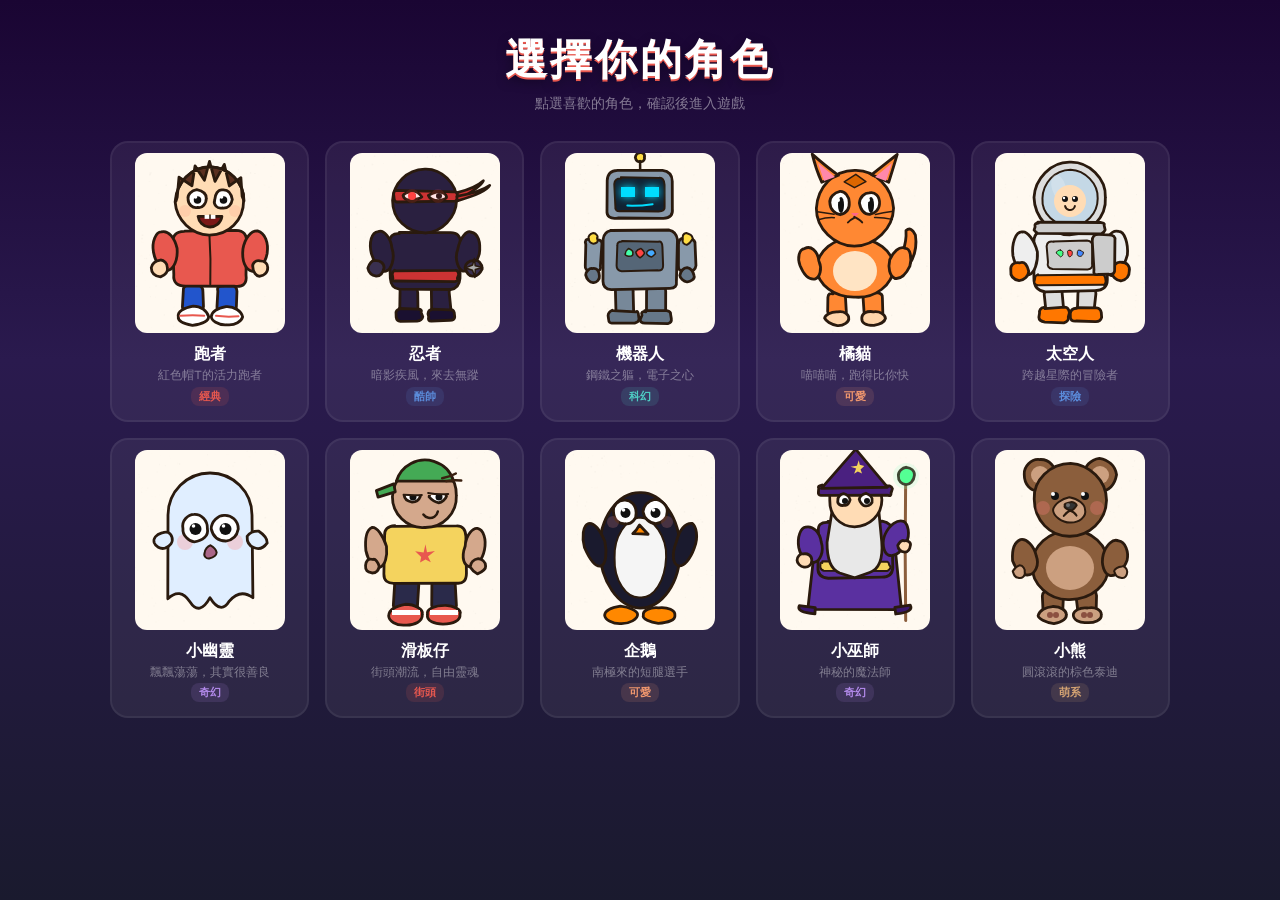
<file: character-picker.html>
<!DOCTYPE html>
<html lang="zh-Hant">
<head>
<meta charset="UTF-8">
<meta name="viewport" content="width=device-width,initial-scale=1">
<title>CITY RUN — 選擇角色</title>
<style>
@import url('https://fonts.googleapis.com/css2?family=Fredoka:wght@400;600;700&display=swap');
*{margin:0;padding:0;box-sizing:border-box}
body{min-height:100vh;background:linear-gradient(180deg,#1a0533 0%,#2a1a4e 40%,#1a1a2e 100%);
  font-family:'Fredoka',sans-serif;color:#fff}
h1{text-align:center;padding:32px 0 6px;font-size:clamp(28px,5vw,42px);
  text-shadow:0 2px 0 #E8584F,0 4px 12px rgba(0,0,0,.4);letter-spacing:3px}
.sub{text-align:center;color:rgba(255,255,255,.45);font-size:14px;margin-bottom:28px}
.grid{display:grid;grid-template-columns:repeat(auto-fill,minmax(170px,1fr));
  gap:16px;padding:0 20px 110px;max-width:1100px;margin:0 auto}
.card{background:rgba(255,255,255,.06);border:2px solid rgba(255,255,255,.06);
  border-radius:18px;overflow:hidden;cursor:pointer;
  transition:transform .2s,border-color .2s,box-shadow .2s;text-align:center}
.card:hover{transform:translateY(-4px);border-color:rgba(232,88,79,.4);
  box-shadow:0 8px 24px rgba(232,88,79,.15)}
.card.selected{border-color:#E8584F;
  box-shadow:0 0 0 3px rgba(232,88,79,.3),0 8px 30px rgba(232,88,79,.2)}
.card canvas{display:block;margin:10px auto 0;border-radius:12px;transition:transform .2s}
.card:hover canvas{transform:scale(1.03)}
.card-info{padding:10px 14px 14px}
.card-info h3{font-size:16px;font-weight:700;margin-bottom:2px}
.card-info p{font-size:12px;color:rgba(255,255,255,.4);line-height:1.3}
.tag{display:inline-block;font-size:11px;padding:2px 8px;border-radius:8px;margin-top:4px;font-weight:600}
.bar{position:fixed;bottom:0;left:0;width:100%;
  background:rgba(26,26,46,.95);backdrop-filter:blur(10px);-webkit-backdrop-filter:blur(10px);
  border-top:1px solid rgba(255,255,255,.08);padding:16px 24px;
  display:none;align-items:center;justify-content:center;gap:16px;z-index:10}
.bar.on{display:flex}
.bar span{font-size:16px;font-weight:600}
.cbtn{font-family:'Fredoka',sans-serif;font-size:17px;font-weight:700;
  border:none;border-radius:14px;padding:12px 36px;cursor:pointer;
  background:linear-gradient(135deg,#E8584F,#F0976E);color:#fff;
  box-shadow:0 4px 16px rgba(232,88,79,.4);transition:transform .12s}
.cbtn:active{transform:scale(.95)}
</style>
</head>
<body>
<h1>選擇你的角色</h1>
<p class="sub">點選喜歡的角色，確認後進入遊戲</p>
<div class="grid" id="grid"></div>
<div class="bar" id="bar">
  <span id="sel-name">—</span>
  <button class="cbtn" id="confirm">確認選擇</button>
</div>
<script>
/* ═══════════════════════════════════════
   Hand-drawn rendering engine
   Seeded RNG + jittery bezier curves
   ═══════════════════════════════════════ */
var CW=150,CH=180,P2=Math.PI*2,PI=Math.PI;
var DPR=Math.min(window.devicePixelRatio||1,2);
var _s=1;
function sd(n){_s=n;}
function rng(){_s=(_s*1664525+1013904223)&0x7FFFFFFF;return _s/0x7FFFFFFF;}
function j(n){return(rng()-0.5)*(n!==undefined?n:2);}
var BK=0.5522;
var INK='#2A1A0E'; // warm dark brown for outlines

function sty(c,f,s,w){
  c.lineCap='round';c.lineJoin='round';
  if(f)c.fillStyle=f;
  c.strokeStyle=s||INK;c.lineWidth=w||2.8;
}

/* Hand-drawn circle */
function hC(c,cx,cy,r,f,s,w){
  sty(c,f,s,w);
  var sx=cx+j(),sy=cy-r+j();
  c.beginPath();c.moveTo(sx,sy);
  c.bezierCurveTo(cx+r*BK+j(2),cy-r+j(2),cx+r+j(2),cy-r*BK+j(2),cx+r+j(),cy+j());
  c.bezierCurveTo(cx+r+j(2),cy+r*BK+j(2),cx+r*BK+j(2),cy+r+j(2),cx+j(),cy+r+j());
  c.bezierCurveTo(cx-r*BK+j(2),cy+r+j(2),cx-r+j(2),cy+r*BK+j(2),cx-r+j(),cy+j());
  c.bezierCurveTo(cx-r+j(2),cy-r*BK+j(2),cx-r*BK+j(2),cy-r+j(2),sx,sy);
  c.closePath();if(f)c.fill();c.stroke();
}

/* Hand-drawn ellipse */
function hE(c,cx,cy,rx,ry,rot,f,s,w){
  sty(c,f,s,w);
  c.save();if(rot){c.translate(cx,cy);c.rotate(rot);cx=0;cy=0;}
  var sx=cx+j(),sy=cy-ry+j();
  c.beginPath();c.moveTo(sx,sy);
  c.bezierCurveTo(cx+rx*BK+j(2),cy-ry+j(2),cx+rx+j(2),cy-ry*BK+j(2),cx+rx+j(),cy+j());
  c.bezierCurveTo(cx+rx+j(2),cy+ry*BK+j(2),cx+rx*BK+j(2),cy+ry+j(2),cx+j(),cy+ry+j());
  c.bezierCurveTo(cx-rx*BK+j(2),cy+ry+j(2),cx-rx+j(2),cy+ry*BK+j(2),cx-rx+j(),cy+j());
  c.bezierCurveTo(cx-rx+j(2),cy-ry*BK+j(2),cx-rx*BK+j(2),cy-ry+j(2),sx,sy);
  c.closePath();if(f)c.fill();c.stroke();c.restore();
}

/* Hand-drawn rounded rect */
function hR(c,x,y,w,h,rd,f,s,lw){
  sty(c,f,s,lw);var r=rd||6;
  c.beginPath();
  c.moveTo(x+r+j(),y+j());
  c.lineTo(x+w-r+j(),y+j());c.quadraticCurveTo(x+w+j(),y+j(),x+w+j(),y+r+j());
  c.lineTo(x+w+j(),y+h-r+j());c.quadraticCurveTo(x+w+j(),y+h+j(),x+w-r+j(),y+h+j());
  c.lineTo(x+r+j(),y+h+j());c.quadraticCurveTo(x+j(),y+h+j(),x+j(),y+h-r+j());
  c.lineTo(x+j(),y+r+j());c.quadraticCurveTo(x+j(),y+j(),x+r+j(),y+j());
  c.closePath();if(f)c.fill();c.stroke();
}

/* Hand-drawn line */
function hL(c,x1,y1,x2,y2,s,w){
  sty(c,null,s,w);
  c.beginPath();c.moveTo(x1+j(),y1+j());
  var mx=(x1+x2)/2+j(3),my=(y1+y2)/2+j(3);
  c.quadraticCurveTo(mx,my,x2+j(),y2+j());c.stroke();
}

/* Hand-drawn triangle */
function hTri(c,pts,f,s,w){
  sty(c,f,s,w);c.beginPath();
  c.moveTo(pts[0]+j(),pts[1]+j());
  for(var i=2;i<pts.length;i+=2){
    var px=(pts[i-2]+pts[i])/2+j(3),py=(pts[i-1]+pts[i+1])/2+j(3);
    c.quadraticCurveTo(px,py,pts[i]+j(),pts[i+1]+j());
  }c.closePath();if(f)c.fill();c.stroke();
}

/* Hand-drawn free path (fill only, no stroke unless specified) */
function hPath(c,pts,f,doStroke,s,w){
  sty(c,f,s,w);c.beginPath();
  c.moveTo(pts[0]+j(),pts[1]+j());
  for(var i=2;i<pts.length;i+=2){
    c.lineTo(pts[i]+j(),pts[i+1]+j());
  }c.closePath();if(f)c.fill();if(doStroke)c.stroke();
}

/* Adventure Time eyes — big white ovals with pupils + highlight */
function atEyes(c,lx,ly,rx,ry,r,pr){
  pr=pr||(r*0.42);
  hC(c,lx,ly,r,'#FFF');hC(c,rx,ry,r,'#FFF');
  sty(c,'#111');
  c.beginPath();c.arc(lx+0.5,ly+1,pr,0,P2);c.fill();
  c.beginPath();c.arc(rx+0.5,ry+1,pr,0,P2);c.fill();
  sty(c,'#FFF');
  c.beginPath();c.arc(lx-1.5,ly-2,1.8,0,P2);c.fill();
  c.beginPath();c.arc(rx-1.5,ry-2,1.8,0,P2);c.fill();
}

/* Open mouth smile */
function atMouth(c,x,y,w){
  sty(c,'#7B1818');
  c.beginPath();c.arc(x,y,w,0.12,PI-0.12);c.closePath();c.fill();c.stroke();
  c.fillStyle='#FFF';c.fillRect(x-w*0.45,y,w*0.9,w*0.32);
  sty(c,null,INK,1.5);c.beginPath();c.moveTo(x,y);c.lineTo(x,y+w*0.32);c.stroke();
}

/* Paper texture background */
function paperBg(c){
  c.fillStyle='#FFF9F0';c.fillRect(0,0,CW,CH);
  c.globalAlpha=0.025;
  for(var i=0;i<300;i++){
    c.fillStyle=rng()>0.5?'#000':'#C8B090';
    c.fillRect(rng()*CW,rng()*CH,rng()*2,rng()*2);
  }
  c.globalAlpha=1;
}

/* Star shape */
function hStar(c,x,y,ro,ri,n,f,s,w){
  sty(c,f,s,w);c.beginPath();
  for(var i=0;i<n*2;i++){
    var a=i*PI/n-PI/2,r2=i%2===0?ro:ri;
    var px=x+Math.cos(a)*r2+j(),py=y+Math.sin(a)*r2+j();
    if(i===0)c.moveTo(px,py);else c.lineTo(px,py);
  }c.closePath();if(f)c.fill();if(s!==false)c.stroke();
}

/* ═══════════════════════════════════════
   10 Characters — Adventure Time Style
   ═══════════════════════════════════════ */

function drawRunner(c){
  sd(100);var cx=75;
  paperBg(c);
  // Legs
  hR(c,48,132,20,28,6,'#2255CC');hR(c,82,132,20,28,6,'#2255CC');
  // Shoes
  hE(c,58,163,15,9,0,'#FFF');hE(c,92,163,15,9,0,'#FFF');
  hL(c,46,163,70,163,'#E8584F',2);hL(c,80,163,104,163,'#E8584F',2);
  // Body
  hR(c,38,78,74,56,12,'#E8584F');
  hL(c,75,82,75,132,INK,2);
  // Arms
  hE(c,30,98,12,20,-0.15,'#E8584F');hE(c,120,98,12,20,0.15,'#E8584F');
  hC(c,25,115,8,'#FFDCB5');hC(c,125,115,8,'#FFDCB5');
  // Head
  hC(c,cx,48,34,'#FFDCB5');
  // Hair
  sty(c,'#5B3020');c.beginPath();
  c.moveTo(42+j(),44+j());c.lineTo(44+j(),24+j());c.lineTo(56+j(),32+j());
  c.lineTo(60+j(),12+j());c.lineTo(70+j(),28+j());c.lineTo(75+j(),8+j());
  c.lineTo(80+j(),28+j());c.lineTo(90+j(),12+j());c.lineTo(94+j(),32+j());
  c.lineTo(106+j(),24+j());c.lineTo(108+j(),44+j());
  c.arc(cx,48,34,0,PI,true);c.closePath();c.fill();c.stroke();
  // Face
  atEyes(c,62,46,88,46,9);
  atMouth(c,cx,62,12);
  // Blush
  c.fillStyle='rgba(255,150,130,0.2)';c.beginPath();c.arc(50,58,6,0,P2);c.fill();
  c.beginPath();c.arc(100,58,6,0,P2);c.fill();
}

function drawNinja(c){
  sd(200);var cx=75;
  paperBg(c);
  hR(c,50,134,18,28,5,'#2A2040');hR(c,82,134,18,28,5,'#2A2040');
  hR(c,46,156,26,12,4,'#1A1030');hR(c,78,156,26,12,4,'#1A1030');
  hR(c,40,80,70,56,10,'#2A2040');
  hR(c,42,118,66,10,3,'#CC3333');
  hE(c,32,98,11,20,-0.2,'#2A2040');hE(c,118,98,11,20,0.2,'#2A2040');
  hC(c,26,115,8,'#3A3050');hC(c,124,115,8,'#3A3050');
  // Shuriken
  hStar(c,124,115,9,3,4,'#AAAAAA',INK,1.5);
  // Head
  hC(c,cx,48,32,'#2A2040');
  // Headband
  hR(c,43,38,64,10,3,'#CC3333');
  // Tails
  sty(c,'#CC3333');c.beginPath();
  c.moveTo(107+j(),40+j());c.quadraticCurveTo(126+j(),36+j(),133+j(),27+j());
  c.quadraticCurveTo(130+j(),34+j(),107+j(),48+j());c.closePath();c.fill();c.stroke();
  sty(c,'#CC3333');c.beginPath();
  c.moveTo(107+j(),43+j());c.quadraticCurveTo(131+j(),40+j(),139+j(),33+j());
  c.quadraticCurveTo(135+j(),40+j(),107+j(),48+j());c.closePath();c.fill();c.stroke();
  // Eyes (narrow slits)
  hE(c,62,43,9,4,0,'#FFF');hE(c,88,43,9,4,0,'#FFF');
  sty(c,'#111');c.beginPath();c.arc(63,43,3,0,P2);c.fill();
  c.beginPath();c.arc(89,43,3,0,P2);c.fill();
  sty(c,'#FF4444',false);
  c.beginPath();c.arc(62,43,4,0,P2);c.fill();
  c.globalAlpha=0.15;c.beginPath();c.arc(62,43,7,0,P2);c.fill();
  c.beginPath();c.arc(88,43,7,0,P2);c.fill();c.globalAlpha=1;
}

function drawRobot(c){
  sd(300);var cx=75;
  paperBg(c);
  // Antenna
  hL(c,cx,18,cx,4,INK,2.5);
  hC(c,cx,4,5,'#FFDD44');
  // Legs
  hR(c,50,134,18,28,4,'#778899');hR(c,82,134,18,28,4,'#778899');
  hR(c,44,158,30,12,4,'#667788');hR(c,76,158,30,12,4,'#667788');
  // Body
  hR(c,38,78,74,58,8,'#8899AA');
  hR(c,52,88,46,30,5,'#556677',INK,2);
  // Lights
  hC(c,64,100,4,'#44FFAA',INK,1.5);hC(c,cx,100,4,'#FF4444',INK,1.5);hC(c,86,100,4,'#44AAFF',INK,1.5);
  // Arms
  hR(c,20,86,16,32,5,'#8899AA');hR(c,114,86,16,32,5,'#8899AA');
  hC(c,28,86,5,'#FFDD44',INK,2);hC(c,122,86,5,'#FFDD44',INK,2);
  hC(c,28,122,7,'#667788');hC(c,122,122,7,'#667788');
  // Head
  hR(c,42,18,66,48,10,'#8899AA');
  hR(c,50,25,50,34,6,'#112233',INK,2);
  // Eyes (glowing rectangles)
  c.fillStyle='#00DDFF';c.shadowColor='#00DDFF';c.shadowBlur=8;
  c.fillRect(56,34,14,10);c.fillRect(80,34,14,10);c.shadowBlur=0;
  // Mouth
  hL(c,62,52,88,52,'#00DDFF',2);
}

function drawCat(c){
  sd(400);var cx=75;
  paperBg(c);
  // Tail
  sty(c,'#FF8833');c.beginPath();
  c.moveTo(115+j(),125+j());c.quadraticCurveTo(140+j(),108+j(),135+j(),82+j());
  c.quadraticCurveTo(132+j(),72+j(),125+j(),78+j());
  c.quadraticCurveTo(128+j(),98+j(),110+j(),120+j());c.closePath();c.fill();c.stroke();
  // Legs
  hR(c,48,140,18,24,5,'#FF8833');hR(c,84,140,18,24,5,'#FF8833');
  hE(c,57,165,12,7,0,'#FFD5AA');hE(c,93,165,12,7,0,'#FFD5AA');
  // Body
  hE(c,cx,115,38,30,0,'#FF8833');
  sty(c,'#FFE4C4');c.beginPath();c.ellipse(cx,118,22,20,0,0,P2);c.fill();
  // Arms
  hE(c,30,110,10,16,-0.3,'#FF8833');hE(c,120,110,10,16,0.3,'#FF8833');
  // Head
  hC(c,cx,55,38,'#FF8833');
  // Ears
  hTri(c,[42,30,32,2,58,22],'#FF8833');hTri(c,[108,30,118,2,92,22],'#FF8833');
  sty(c,'#FF88AA');c.beginPath();c.moveTo(44,28);c.lineTo(38,10);c.lineTo(55,24);c.closePath();c.fill();
  c.beginPath();c.moveTo(106,28);c.lineTo(112,10);c.lineTo(95,24);c.closePath();c.fill();
  // Forehead stripe
  sty(c,'#DD6600',INK,1.5);c.beginPath();
  c.moveTo(65+j(),28+j());c.lineTo(75+j(),22+j());c.lineTo(85+j(),28+j());
  c.lineTo(75+j(),34+j());c.closePath();c.fill();c.stroke();
  // Eyes (cat pupils)
  hE(c,60,50,10,11,0,'#FFF');hE(c,90,50,10,11,0,'#FFF');
  sty(c,'#111');c.beginPath();c.ellipse(61,52,3,8,0,0,P2);c.fill();
  c.beginPath();c.ellipse(91,52,3,8,0,0,P2);c.fill();
  sty(c,'#FFF');c.beginPath();c.arc(58,47,2,0,P2);c.fill();
  c.beginPath();c.arc(88,47,2,0,P2);c.fill();
  // Nose
  sty(c,'#FF6688');c.beginPath();c.moveTo(cx,64);c.lineTo(cx-4,60);c.lineTo(cx+4,60);c.closePath();c.fill();
  // Mouth (W)
  hL(c,cx,64,cx-8,70,INK,2);hL(c,cx,64,cx+8,70,INK,2);
  // Whiskers
  hL(c,38,58,55,62,INK,1.5);hL(c,38,66,55,64,INK,1.5);
  hL(c,112,58,95,62,INK,1.5);hL(c,112,66,95,64,INK,1.5);
}

function drawAstro(c){
  sd(500);var cx=75;
  paperBg(c);
  hR(c,50,136,18,24,5,'#DDD');hR(c,82,136,18,24,5,'#DDD');
  hR(c,44,155,30,14,5,'#FF7700');hR(c,76,155,30,14,5,'#FF7700');
  hR(c,38,78,74,60,12,'#EEE');
  hR(c,52,88,46,28,6,'#CCC',INK,2);
  hC(c,65,100,3,'#44FF88',false,1);hC(c,cx,100,3,'#FF4444',false,1);hC(c,85,100,3,'#4488FF',false,1);
  hR(c,40,122,70,10,3,'#FF7700',INK,2);
  hE(c,30,100,12,22,-0.15,'#EEE');hE(c,120,100,12,22,0.15,'#EEE');
  hC(c,24,118,9,'#FF7700');hC(c,126,118,9,'#FF7700');
  hR(c,98,82,22,40,6,'#CCC');
  // Helmet
  hC(c,cx,45,36,'#DDD');
  hC(c,cx,45,28,'rgba(120,200,255,0.25)',INK,2);
  // Visor reflection
  c.fillStyle='rgba(255,255,255,0.22)';c.save();c.translate(64,35);c.rotate(-0.3);
  c.beginPath();c.ellipse(0,0,7,14,0,0,P2);c.fill();c.restore();
  // Face inside
  sty(c,'#FFDCB5');c.beginPath();c.arc(cx,48,16,0,P2);c.fill();
  sty(c,'#111');c.beginPath();c.arc(70,46,3,0,P2);c.fill();
  c.beginPath();c.arc(80,46,3,0,P2);c.fill();
  sty(c,'#FFF');c.beginPath();c.arc(69,45,1.2,0,P2);c.fill();
  c.beginPath();c.arc(79,45,1.2,0,P2);c.fill();
  sty(c,null,INK,2);c.beginPath();c.arc(cx,52,5,0.2,PI-0.2);c.stroke();
  // Helmet rim
  hR(c,40,70,70,10,3,'#CCC');
}

function drawGhost(c){
  sd(600);var cx=75;
  paperBg(c);
  // Ghost body
  sty(c,'#E0EEFF');c.beginPath();
  c.arc(cx,65,42,PI,0);c.lineTo(cx+42+j(),148+j());
  c.quadraticCurveTo(cx+30+j(),138+j(),cx+20+j(),152+j());
  c.quadraticCurveTo(cx+10+j(),166+j(),cx+j(),148+j());
  c.quadraticCurveTo(cx-10+j(),166+j(),cx-20+j(),152+j());
  c.quadraticCurveTo(cx-30+j(),138+j(),cx-42+j(),148+j());
  c.lineTo(cx-42,65);c.closePath();c.fill();c.stroke();
  // Blush
  c.fillStyle='rgba(255,150,150,0.35)';c.beginPath();c.arc(50,92,8,0,P2);c.fill();
  c.beginPath();c.arc(100,92,8,0,P2);c.fill();
  // Stubs
  hE(c,28,90,10,8,-0.3,'#E0EEFF');hE(c,122,90,10,8,0.3,'#E0EEFF');
  // Eyes
  atEyes(c,60,78,90,78,13,6);
  // Mouth
  hC(c,cx,102,6,'#AA6688',INK,2);
}

function drawSkater(c){
  sd(700);var cx=75;
  paperBg(c);
  // Legs (baggy pants)
  hR(c,44,130,24,32,6,'#2A2A4A');hR(c,82,130,24,32,6,'#2A2A4A');
  hE(c,56,165,17,10,0,'#E8584F');hE(c,94,165,17,10,0,'#E8584F');
  sty(c,'#FFF');c.fillRect(42,160,28,5);c.fillRect(80,160,28,5);
  // Tee
  hR(c,34,76,82,58,10,'#F4D35E');
  hStar(c,cx,105,10,4,5,'#E8584F',false);
  // Arms
  hE(c,26,98,10,20,-0.2,'#D4A88C');hE(c,124,98,10,20,0.2,'#D4A88C');
  hC(c,22,116,7,'#D4A88C');hC(c,128,116,7,'#D4A88C');
  // Head
  hC(c,cx,46,32,'#D4A88C');
  // Cap backwards
  sty(c,'#44AA55');c.beginPath();c.arc(cx,40,30,PI+0.3,-0.3);c.closePath();c.fill();c.stroke();
  sty(c,'#44AA55');c.beginPath();
  c.moveTo(45+j(),42+j());c.lineTo(28+j(),48+j());c.lineTo(26+j(),40+j());c.lineTo(43+j(),34+j());
  c.closePath();c.fill();c.stroke();
  // Hair poking out
  hL(c,92,28,106,24,'#3A2010',2.5);hL(c,96,32,112,30,'#3A2010',2.5);
  // Cool half-lidded eyes
  hE(c,62,46,8,6,0,'#FFF');hE(c,88,46,8,6,0,'#FFF');
  sty(c,'#111');c.beginPath();c.arc(63,47,3.5,0,P2);c.fill();
  c.beginPath();c.arc(89,47,3.5,0,P2);c.fill();
  c.fillStyle='#D4A88C';c.fillRect(52,38,22,7);c.fillRect(78,38,22,7);
  hL(c,54,44,72,44,INK,2);hL(c,78,44,98,44,INK,2);
  // Smirk
  sty(c,null,INK,2.5);c.beginPath();c.arc(cx+5,60,8,0.2,PI-0.6);c.stroke();
}

function drawPenguin(c){
  sd(800);var cx=75;
  paperBg(c);
  // Feet
  hE(c,56,165,16,8,0,'#FF8800');hE(c,94,165,16,8,0,'#FF8800');
  // Body
  hE(c,cx,100,40,58,0,'#1A1A2E');
  hE(c,cx,108,26,40,0,'#F5F5F5',INK,2);
  // Flippers
  c.save();c.translate(30,95);c.rotate(-0.3);hE(c,0,0,10,22,0,'#1A1A2E');c.restore();
  c.save();c.translate(120,95);c.rotate(0.3);hE(c,0,0,10,22,0,'#1A1A2E');c.restore();
  // Eyes
  atEyes(c,60,62,90,62,12,5);
  // Beak
  hTri(c,[cx,74,cx-8,84,cx+8,84],'#FF8800');
  // Blush
  c.fillStyle='rgba(255,150,150,0.2)';c.beginPath();c.arc(48,72,6,0,P2);c.fill();
  c.beginPath();c.arc(102,72,6,0,P2);c.fill();
}

function drawWizard(c){
  sd(900);var cx=75;
  paperBg(c);
  // Staff (behind)
  hL(c,126,28,126,170,'#8B5E3C',3);
  hC(c,126,26,8,'#44FF88');
  c.fillStyle='rgba(150,255,200,0.2)';c.beginPath();c.arc(126,26,13,0,P2);c.fill();
  // Robe bottom
  sty(c,'#5A30A0');c.beginPath();
  c.moveTo(35+j(),92+j());c.lineTo(28+j(),160+j());c.lineTo(122+j(),160+j());c.lineTo(115+j(),92+j());
  c.closePath();c.fill();c.stroke();
  // Shoes
  sty(c,'#3A1870');c.beginPath();
  c.moveTo(36+j(),158+j());c.lineTo(20+j(),155+j());c.quadraticCurveTo(16+j(),162+j(),34+j(),164+j());
  c.closePath();c.fill();c.stroke();
  sty(c,'#3A1870');c.beginPath();
  c.moveTo(114+j(),158+j());c.lineTo(130+j(),155+j());c.quadraticCurveTo(134+j(),162+j(),116+j(),164+j());
  c.closePath();c.fill();c.stroke();
  // Body
  hR(c,38,72,74,56,10,'#5A30A0');
  hR(c,40,112,70,8,3,'#F4D35E',INK,2);
  hC(c,cx,116,5,'#FFD700',INK,2);
  // Arms
  hE(c,30,95,12,18,-0.2,'#5A30A0');
  c.save();c.translate(116,88);c.rotate(0.4);hE(c,0,0,11,18,0,'#5A30A0');c.restore();
  hC(c,24,110,7,'#FFDCB5');hC(c,124,96,6,'#FFDCB5');
  // Beard
  sty(c,'#E8E8E8');c.beginPath();
  c.moveTo(52+j(),62+j());c.lineTo(48+j(),92+j());
  c.quadraticCurveTo(46+j(),118+j(),60+j(),122+j());
  c.lineTo(75+j(),128+j());c.lineTo(90+j(),122+j());
  c.quadraticCurveTo(104+j(),118+j(),102+j(),92+j());
  c.lineTo(98+j(),62+j());c.closePath();c.fill();c.stroke();
  // Head
  hC(c,cx,50,26,'#FFDCB5');
  // Hat brim
  hR(c,38,36,74,10,3,'#4A2080');
  // Hat cone
  sty(c,'#4A2080');c.beginPath();
  c.moveTo(cx+j(),0+j());c.lineTo(108+j(),38+j());c.lineTo(42+j(),38+j());c.closePath();c.fill();c.stroke();
  // Star on hat
  hStar(c,cx+3,18,7,3,5,'#F4D35E',false);
  // Eyes
  hC(c,64,50,6,'#FFF');hC(c,86,50,6,'#FFF');
  sty(c,'#111');c.beginPath();c.arc(65,51,3,0,P2);c.fill();
  c.beginPath();c.arc(87,51,3,0,P2);c.fill();
}

function drawBear(c){
  sd(1000);var cx=75;
  paperBg(c);
  // Ears
  hC(c,45,25,16,'#8B5E3C');hC(c,105,25,16,'#8B5E3C');
  sty(c,'#CCA080');c.beginPath();c.arc(45,25,9,0,P2);c.fill();
  c.beginPath();c.arc(105,25,9,0,P2);c.fill();
  // Legs
  hR(c,48,140,20,24,6,'#8B5E3C');hR(c,82,140,20,24,6,'#8B5E3C');
  hE(c,58,165,14,8,0,'#CCA080');hE(c,92,165,14,8,0,'#CCA080');
  // Paw pads
  sty(c,'#8B5040');c.beginPath();c.arc(55,165,3,0,P2);c.fill();
  c.beginPath();c.arc(61,165,3,0,P2);c.fill();
  c.beginPath();c.arc(89,165,3,0,P2);c.fill();
  c.beginPath();c.arc(95,165,3,0,P2);c.fill();
  // Body
  hE(c,cx,115,38,35,0,'#8B5E3C');
  sty(c,'#CCA080');c.beginPath();c.ellipse(cx,118,24,22,0,0,P2);c.fill();
  // Arms
  hE(c,30,108,12,18,-0.25,'#8B5E3C');hE(c,120,108,12,18,0.25,'#8B5E3C');
  hC(c,24,122,6,'#CCA080',INK,2);hC(c,126,122,6,'#CCA080',INK,2);
  // Head
  hC(c,cx,50,36,'#8B5E3C');
  // Muzzle
  hE(c,cx,60,16,12,0,'#CCA080',INK,2);
  // Eyes
  sty(c,'#111');c.beginPath();c.arc(60,46,4,0,P2);c.fill();
  c.beginPath();c.arc(90,46,4,0,P2);c.fill();
  sty(c,'#FFF');c.beginPath();c.arc(58,44,2,0,P2);c.fill();
  c.beginPath();c.arc(88,44,2,0,P2);c.fill();
  // Nose
  hE(c,cx,56,6,4,0,'#333',INK,2);
  sty(c,'rgba(255,255,255,0.3)');c.beginPath();c.arc(cx-2,55,2,0,P2);c.fill();
  // Mouth
  hL(c,cx,60,cx-6,66,INK,2);hL(c,cx,60,cx+6,66,INK,2);
  // Blush
  c.fillStyle='rgba(255,130,130,0.3)';c.beginPath();c.arc(48,58,7,0,P2);c.fill();
  c.beginPath();c.arc(102,58,7,0,P2);c.fill();
}

/* ═══════════════════════════════════════
   Character data + card generation
   ═══════════════════════════════════════ */
var CHARS=[
  {id:'runner',name:'跑者',desc:'紅色帽T的活力跑者',tag:'經典',tagColor:'#E8584F',draw:drawRunner},
  {id:'ninja',name:'忍者',desc:'暗影疾風，來去無蹤',tag:'酷帥',tagColor:'#5B8CDB',draw:drawNinja},
  {id:'robot',name:'機器人',desc:'鋼鐵之軀，電子之心',tag:'科幻',tagColor:'#4ECDC4',draw:drawRobot},
  {id:'cat',name:'橘貓',desc:'喵喵喵，跑得比你快',tag:'可愛',tagColor:'#F0976E',draw:drawCat},
  {id:'astro',name:'太空人',desc:'跨越星際的冒險者',tag:'探險',tagColor:'#5B8CDB',draw:drawAstro},
  {id:'ghost',name:'小幽靈',desc:'飄飄蕩蕩，其實很善良',tag:'奇幻',tagColor:'#B088E8',draw:drawGhost},
  {id:'skater',name:'滑板仔',desc:'街頭潮流，自由靈魂',tag:'街頭',tagColor:'#E8584F',draw:drawSkater},
  {id:'penguin',name:'企鵝',desc:'南極來的短腿選手',tag:'可愛',tagColor:'#F0976E',draw:drawPenguin},
  {id:'wizard',name:'小巫師',desc:'神秘的魔法師',tag:'奇幻',tagColor:'#B088E8',draw:drawWizard},
  {id:'bear',name:'小熊',desc:'圓滾滾的棕色泰迪',tag:'萌系',tagColor:'#D4A373',draw:drawBear}
];

var selected=null,grid=document.getElementById('grid');
CHARS.forEach(function(ch,idx){
  var card=document.createElement('div');card.className='card';
  var cvs=document.createElement('canvas');
  cvs.width=CW*DPR;cvs.height=CH*DPR;
  cvs.style.width=CW+'px';cvs.style.height=CH+'px';
  var ctx=cvs.getContext('2d');ctx.scale(DPR,DPR);
  ch.draw(ctx);
  card.appendChild(cvs);
  var info=document.createElement('div');info.className='card-info';
  info.innerHTML='<h3>'+ch.name+'</h3><p>'+ch.desc+'</p>'+
    '<div class="tag" style="background:'+ch.tagColor+'22;color:'+ch.tagColor+'">'+ch.tag+'</div>';
  card.appendChild(info);grid.appendChild(card);
  card.addEventListener('click',function(){
    selected=idx;
    document.querySelectorAll('.card').forEach(function(c2){c2.classList.remove('selected')});
    card.classList.add('selected');
    document.getElementById('sel-name').textContent='已選：'+ch.name;
    document.getElementById('bar').classList.add('on');
  });
});

document.getElementById('confirm').addEventListener('click',function(){
  if(selected===null)return;
  localStorage.setItem('cityrun_char',CHARS[selected].id);
  var cvs=document.querySelectorAll('.card canvas')[selected];
  localStorage.setItem('cityrun_char_img',cvs.toDataURL());
  window.location.href='index.html';
});
</script>
</body>
</html>
</file>
